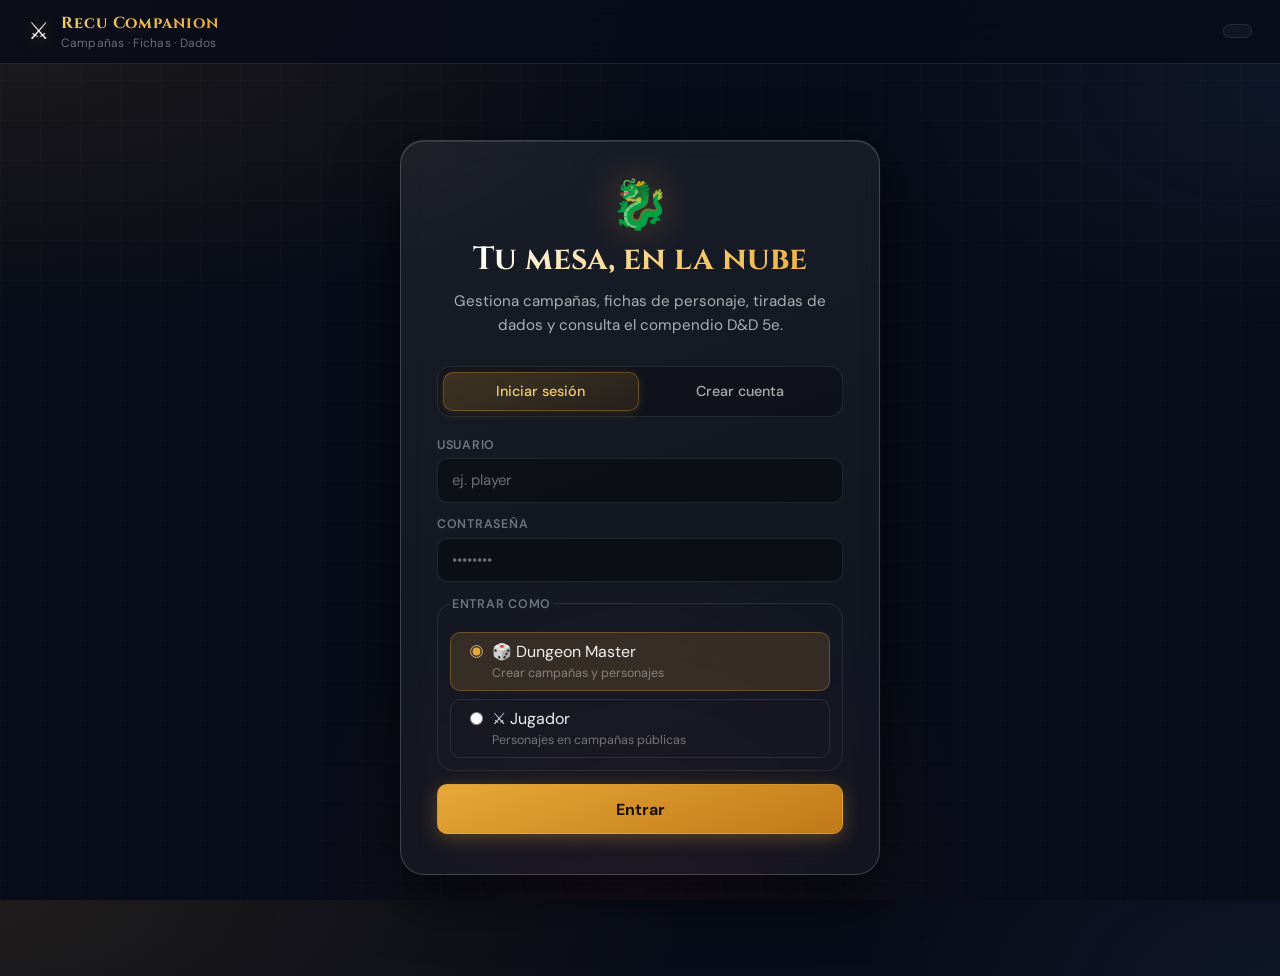
<file: RecuFrontend/index.html>
<!DOCTYPE html>
<html lang="es">
<head>
  <meta charset="UTF-8" />
  <meta name="viewport" content="width=device-width, initial-scale=1.0" />
  <title>Recu · DnD Companion</title>
  <link rel="stylesheet" href="styles.css" />
  <link rel="preconnect" href="https://fonts.googleapis.com" />
  <link rel="preconnect" href="https://fonts.gstatic.com" crossorigin />
  <link href="https://fonts.googleapis.com/css2?family=Cinzel:wght@500;600;700&family=DM+Sans:ital,opsz,wght@0,9..40,300;0,9..40,400;0,9..40,500;0,9..40,600;0,9..40,700;1,9..40,400&display=swap" rel="stylesheet" />
</head>
<body>

  <!-- ═══ TOPBAR ═══ -->
  <header class="topbar">
    <div class="topbar__left">
      <div class="brand">
        <span class="brand__icon" aria-hidden="true">⚔</span>
        <div>
          <div class="brand__title">Recu Companion</div>
          <div class="brand__subtitle">Campañas · Fichas · Dados</div>
        </div>
      </div>
    </div>

    <nav id="main-nav" class="main-nav hidden" aria-label="Navegación principal">
      <button type="button" class="nav-btn active" data-view="campaigns">🗺 Mis Campañas</button>
      <button type="button" class="nav-btn" data-view="public">🌐 Explorar</button>
      <button type="button" class="nav-btn" data-view="compendium">📖 Compendio</button>
      <button type="button" class="nav-btn hidden" data-view="admin" id="nav-admin">⚙ Admin</button>
    </nav>

    <div class="topbar__right">
      <div id="user-info" class="user-badge"></div>
      <button id="btn-logout" class="btn btn--ghost btn--sm hidden" type="button">Salir</button>
    </div>
  </header>

  <main class="page">

    <!-- ═══ AUTH ═══ -->
    <section id="auth-section" class="auth">
      <div class="auth__card">
        <div class="auth__hero">
          <span class="auth__emblem" aria-hidden="true">🐉</span>
          <h1 class="auth__title">Tu mesa, en la nube</h1>
          <p class="auth__lead">Gestiona campañas, fichas de personaje, tiradas de dados y consulta el compendio D&amp;D 5e.</p>
        </div>

        <div class="tabs" role="tablist" aria-label="Acceso">
          <button type="button" data-tab="login"    class="tab active" role="tab" aria-selected="true">Iniciar sesión</button>
          <button type="button" data-tab="register" class="tab"        role="tab" aria-selected="false">Crear cuenta</button>
        </div>

        <form id="login-form" class="form">
          <label class="field">
            <span class="field__label">Usuario</span>
            <input name="username" autocomplete="username" placeholder="ej. player" required />
          </label>
          <label class="field">
            <span class="field__label">Contraseña</span>
            <input name="password" autocomplete="current-password" type="password" placeholder="••••••••" required />
          </label>
          <fieldset class="role-picker" id="login-role-picker">
            <legend class="field__label">Entrar como</legend>
            <div class="role-picker__options">
              <label class="role-picker__option">
                <input type="radio" name="sessionRole" value="Master" checked />
                <span>🎲 Dungeon Master</span>
                <small>Crear campañas y personajes</small>
              </label>
              <label class="role-picker__option">
                <input type="radio" name="sessionRole" value="User" />
                <span>⚔ Jugador</span>
                <small>Personajes en campañas públicas</small>
              </label>
            </div>
          </fieldset>
          <button class="btn btn--primary btn--block btn--lg" type="submit">Entrar</button>
        </form>

        <form id="register-form" class="form hidden">
          <label class="field">
            <span class="field__label">Usuario</span>
            <input name="username" autocomplete="username" placeholder="ej. nuevo_usuario" required />
          </label>
          <label class="field">
            <span class="field__label">Nombre visible</span>
            <input name="displayName" autocomplete="name" placeholder="ej. Julio" required />
          </label>
          <label class="field">
            <span class="field__label">Contraseña</span>
            <input name="password" autocomplete="new-password" type="password" placeholder="mínimo 6 caracteres" required />
          </label>
          <fieldset class="role-picker">
            <legend class="field__label">Empezar como</legend>
            <div class="role-picker__options">
              <label class="role-picker__option">
                <input type="radio" name="sessionRole" value="Master" />
                <span>🎲 Dungeon Master</span>
              </label>
              <label class="role-picker__option">
                <input type="radio" name="sessionRole" value="User" checked />
                <span>⚔ Jugador</span>
              </label>
            </div>
          </fieldset>
          <button class="btn btn--primary btn--block btn--lg" type="submit">Crear cuenta</button>
        </form>

        <p id="auth-error" class="notice notice--error hidden" role="alert"></p>
      </div>
    </section>

    <!-- ═══ APP ═══ -->
    <section id="app-section" class="hidden">

      <!-- ── Vista: Mis Campañas ── -->
      <div id="view-campaigns" class="view">
        <div class="app">

          <!-- Sidebar -->
          <aside class="sidebar">
            <div class="sidebar__section" id="campaign-create-section">
              <div class="sidebar__title">✦ Nueva campaña</div>
              <form id="campaign-form" class="form form--compact">
                <label class="field">
                  <span class="field__label">Nombre</span>
                  <input name="name" placeholder="La Mina Perdida" required />
                </label>
                <label class="field">
                  <span class="field__label">Ambientación</span>
                  <input name="setting" placeholder="Forgotten Realms" required />
                </label>
                <label class="field">
                  <span class="field__label">Descripción</span>
                  <textarea name="description" rows="2" placeholder="Resumen de la aventura…"></textarea>
                </label>
                <div class="chip-row">
                  <label class="checkbox"><input type="checkbox" name="isPublic" /><span>Pública</span></label>
                  <label class="checkbox"><input type="checkbox" name="isActive" checked /><span>Activa</span></label>
                </div>
                <button class="btn btn--primary btn--block" type="submit">+ Crear campaña</button>
              </form>
            </div>

            <div class="sidebar__section hidden" id="player-explore-section">
              <div class="sidebar__title">🌍 Campañas públicas</div>
              <p class="muted" style="font-size:.85rem;margin:0 0 .65rem">Únete creando tu personaje en una campaña activa.</p>
              <div id="explore-loading" class="spinner hidden"></div>
              <ul id="explore-list" class="entity-list"></ul>
            </div>

            <div class="sidebar__section">
              <div class="sidebar__title" id="campaign-list-title">🔍 Mis campañas</div>
              <form id="campaign-filters" class="form form--compact">
                <label class="field">
                  <span class="field__label">Buscar</span>
                  <input name="search" placeholder="Nombre o ambientación" />
                </label>
                <div class="row row--2">
                  <label class="field">
                    <span class="field__label">Orden</span>
                    <select name="sortBy">
                      <option value="name">Nombre</option>
                      <option value="setting">Ambientación</option>
                      <option value="createdAt">Creada</option>
                      <option value="updatedAt">Actualizada</option>
                    </select>
                  </label>
                  <label class="field">
                    <span class="field__label">Dir.</span>
                    <select name="sortDir">
                      <option value="asc">Asc ↑</option>
                      <option value="desc">Desc ↓</option>
                    </select>
                  </label>
                </div>
                <div class="chip-row">
                  <label class="checkbox"><input type="checkbox" name="isPublic" /><span>Solo públicas</span></label>
                  <label class="checkbox"><input type="checkbox" name="isActive" /><span>Solo activas</span></label>
                </div>
                <button class="btn btn--ghost btn--block" type="submit">Aplicar filtros</button>
              </form>
              <div id="campaigns-loading" class="spinner hidden" aria-hidden="true"></div>
              <p id="campaigns-error" class="notice notice--error hidden" role="alert"></p>
              <ul id="campaign-list" class="entity-list"></ul>
            </div>
          </aside>

          <!-- Content panel -->
          <section class="content">

            <!-- Empty state -->
            <div id="empty-state" class="empty-state">
              <span class="empty-state__icon" aria-hidden="true">🗺</span>
              <h2>Elige una campaña</h2>
              <p>Selecciona una de la lista o crea una nueva para empezar tu aventura.</p>
            </div>

            <!-- Campaign detail -->
            <div id="campaign-detail" class="card hidden">
              <div class="card__header">
                <div>
                  <h2 class="card__title" id="campaign-title"></h2>
                  <div id="campaign-badges" class="badges"></div>
                  <p id="campaign-desc" class="card__subtitle"></p>
                </div>
                <div class="btn-group">
                  <button type="button" id="btn-edit-campaign"   class="btn btn--ghost btn--sm">✏ Editar</button>
                  <button type="button" id="btn-delete-campaign" class="btn btn--danger btn--sm">🗑 Eliminar</button>
                </div>
              </div>

              <!-- Edit form (hidden) -->
              <form id="campaign-edit-form" class="form hidden">
                <div class="row">
                  <label class="field"><span class="field__label">Nombre</span><input name="name" required /></label>
                  <label class="field"><span class="field__label">Ambientación</span><input name="setting" required /></label>
                </div>
                <label class="field"><span class="field__label">Descripción</span><textarea name="description" rows="2"></textarea></label>
                <div class="chip-row">
                  <label class="checkbox"><input type="checkbox" name="isPublic" /><span>Pública</span></label>
                  <label class="checkbox"><input type="checkbox" name="isActive" /><span>Activa</span></label>
                </div>
                <div class="btn-group">
                  <button type="submit" class="btn btn--primary">Guardar cambios</button>
                  <button type="button" id="btn-cancel-campaign-edit" class="btn btn--ghost">Cancelar</button>
                </div>
              </form>

              <div id="player-join-hint" class="notice hidden" style="margin-bottom:1rem">
                Estás en una <strong>campaña pública</strong>. Despliega <em>➕ Añadir personaje</em> y crea tu ficha para unirte a la partida.
              </div>

              <hr class="divider" />

              <!-- Characters header -->
              <div style="display:flex;align-items:center;justify-content:space-between;flex-wrap:wrap;gap:.75rem;margin-bottom:.85rem">
                <h3 class="section-title" style="margin:0">⚔ Personajes</h3>
                <form id="character-filters" class="form form--inline hidden" style="margin:0">
                  <input name="name"           placeholder="Nombre…"  class="input--sm" />
                  <input name="race"           placeholder="Raza…"    class="input--sm" />
                  <input name="characterClass" placeholder="Clase…"   class="input--sm" />
                  <label class="checkbox"><input type="checkbox" name="isNpc" /><span>NPC</span></label>
                  <button type="submit" class="btn btn--ghost btn--sm">Filtrar</button>
                </form>
              </div>

              <!-- Add character (collapsible) -->
              <form id="character-form" class="form" style="margin-bottom:.85rem">
                <details class="collapse">
                  <summary class="collapse__summary">➕ Añadir personaje</summary>
                  <div class="collapse__body char-form-body">
                    <div class="row row--3">
                      <label class="field"><span class="field__label">Nombre</span><input name="name" required /></label>
                      <label class="field"><span class="field__label">Raza</span><input name="race" required /></label>
                      <label class="field"><span class="field__label">Clase</span><input name="characterClass" required /></label>
                    </div>
                    <div class="row row--3">
                      <label class="field"><span class="field__label">Trasfondo</span><input name="background" placeholder="ej. Soldado" /></label>
                      <label class="field"><span class="field__label">Alineamiento</span>
                        <select name="alignment"><option value="">—</option></select>
                      </label>
                      <label class="field"><span class="field__label">Idiomas</span><input name="languages" placeholder="Común, Élfico…" /></label>
                    </div>
                    <div class="row row--stats">
                      <label class="field field--mini"><span class="field__label">Nivel</span><input name="level" type="number" value="1" min="1" max="20" /></label>
                      <label class="field field--mini"><span class="field__label">CA</span><input name="armorClass" type="number" value="10" min="0" /></label>
                      <label class="field field--mini"><span class="field__label">PG máx.</span><input name="hitPoints" type="number" value="10" min="0" /></label>
                      <label class="field field--mini"><span class="field__label">PG act.</span><input name="currentHitPoints" type="number" value="10" min="0" /></label>
                      <label class="field field--mini"><span class="field__label">Comp.</span><input name="proficiencyBonus" type="number" value="2" min="2" max="6" /></label>
                    </div>
                    <p class="field__label" style="margin:0">Atributos</p>
                    <div class="row row--stats">
                      <label class="field field--mini"><span class="field__label">FUE</span><input name="strength" type="number" value="10" min="1" max="30" /></label>
                      <label class="field field--mini"><span class="field__label">DES</span><input name="dexterity" type="number" value="10" min="1" max="30" /></label>
                      <label class="field field--mini"><span class="field__label">CON</span><input name="constitution" type="number" value="10" min="1" max="30" /></label>
                      <label class="field field--mini"><span class="field__label">INT</span><input name="intelligence" type="number" value="10" min="1" max="30" /></label>
                      <label class="field field--mini"><span class="field__label">SAB</span><input name="wisdom" type="number" value="10" min="1" max="30" /></label>
                      <label class="field field--mini"><span class="field__label">CAR</span><input name="charisma" type="number" value="10" min="1" max="30" /></label>
                    </div>
                    <p class="field__label" style="margin:0">Competencias (PHB)</p>
                    <div id="skill-profs-create"></div>
                    <label class="checkbox"><input type="checkbox" name="isNpc" /><span>Es NPC</span></label>
                    <button type="submit" class="btn btn--primary">Crear personaje</button>
                  </div>
                </details>
              </form>

              <div id="characters-loading" class="spinner hidden"></div>
              <p   id="characters-error"   class="notice notice--error hidden"></p>
              <ul  id="character-list"     class="entity-list"></ul>
            </div>

            <!-- Character detail -->
            <div id="character-detail" class="card hidden">
              <div class="card__header">
                <div>
                  <h2 class="card__title" id="character-title"></h2>
                  <p   id="character-meta"  class="card__subtitle"></p>
                </div>
                <div class="btn-group">
                  <button type="button" id="btn-back-characters"  class="btn btn--ghost btn--sm">← Volver</button>
                  <button type="button" id="btn-edit-character"   class="btn btn--ghost btn--sm">✏ Editar</button>
                  <button type="button" id="btn-delete-character" class="btn btn--danger btn--sm">🗑</button>
                </div>
              </div>

              <!-- Inner tabs -->
              <div class="tabs tabs--inner" role="tablist">
                <button type="button" class="tab active" data-char-tab="sheet">📋 Ficha</button>
                <button type="button" class="tab"        data-char-tab="dice" >🎲 Dados</button>
                <button type="button" class="tab"        data-char-tab="files">📎 Adjuntos</button>
              </div>

              <!-- Tab: Ficha -->
              <div id="char-tab-sheet" class="char-panel">
                <div id="sheet" class="sheet"></div>
                <form id="character-edit-form" class="form hidden char-form-body">
                  <div class="row row--3">
                    <label class="field"><span class="field__label">Nombre</span><input name="name" required /></label>
                    <label class="field"><span class="field__label">Raza</span><input name="race" required /></label>
                    <label class="field"><span class="field__label">Clase</span><input name="characterClass" required /></label>
                  </div>
                  <div class="row row--3">
                    <label class="field"><span class="field__label">Trasfondo</span><input name="background" /></label>
                    <label class="field"><span class="field__label">Alineamiento</span>
                      <select name="alignment"><option value="">—</option></select>
                    </label>
                    <label class="field"><span class="field__label">Idiomas</span><input name="languages" /></label>
                  </div>
                  <div class="row row--stats">
                    <label class="field field--mini"><span class="field__label">Nivel</span><input name="level" type="number" min="1" max="20" /></label>
                    <label class="field field--mini"><span class="field__label">CA</span><input name="armorClass" type="number" min="0" /></label>
                    <label class="field field--mini"><span class="field__label">PG máx.</span><input name="hitPoints" type="number" min="0" /></label>
                    <label class="field field--mini"><span class="field__label">PG act.</span><input name="currentHitPoints" type="number" min="0" /></label>
                    <label class="field field--mini"><span class="field__label">Comp.</span><input name="proficiencyBonus" type="number" min="2" max="6" /></label>
                  </div>
                  <p class="field__label" style="margin:0">Atributos</p>
                  <div class="row row--stats">
                    <label class="field field--mini"><span class="field__label">FUE</span><input name="strength" type="number" min="1" max="30" /></label>
                    <label class="field field--mini"><span class="field__label">DES</span><input name="dexterity" type="number" min="1" max="30" /></label>
                    <label class="field field--mini"><span class="field__label">CON</span><input name="constitution" type="number" min="1" max="30" /></label>
                    <label class="field field--mini"><span class="field__label">INT</span><input name="intelligence" type="number" min="1" max="30" /></label>
                    <label class="field field--mini"><span class="field__label">SAB</span><input name="wisdom" type="number" min="1" max="30" /></label>
                    <label class="field field--mini"><span class="field__label">CAR</span><input name="charisma" type="number" min="1" max="30" /></label>
                  </div>
                  <p class="field__label" style="margin:0">Competencias</p>
                  <div id="skill-profs-edit"></div>
                  <label class="checkbox"><input type="checkbox" name="isNpc" /><span>Es NPC</span></label>
                  <div class="btn-group">
                    <button type="submit" class="btn btn--primary">Guardar ficha</button>
                    <button type="button" id="btn-cancel-char-edit" class="btn btn--ghost">Cancelar</button>
                  </div>
                </form>
              </div>

              <!-- Tab: Dados -->
              <div id="char-tab-dice" class="char-panel hidden">
                <div class="dice-panel">
                  <div class="dice-quick" aria-label="Dados rápidos">
                    <button type="button" class="dice-chip" data-expr="1d20"  >d20</button>
                    <button type="button" class="dice-chip" data-expr="1d12"  >d12</button>
                    <button type="button" class="dice-chip" data-expr="1d10"  >d10</button>
                    <button type="button" class="dice-chip" data-expr="1d8"   >d8</button>
                    <button type="button" class="dice-chip" data-expr="2d6"   >2d6</button>
                    <button type="button" class="dice-chip" data-expr="1d6"   >d6</button>
                    <button type="button" class="dice-chip" data-expr="1d4"   >d4</button>
                    <button type="button" class="dice-chip" data-expr="1d20+5">1d20+5</button>
                  </div>
                  <div class="row">
                    <label class="field flex-1">
                      <span class="field__label">Expresión de dados</span>
                      <input id="dice-expression" value="1d20" placeholder="ej. 2d6+3" />
                    </label>
                    <label class="field" style="min-width:120px">
                      <span class="field__label">Modo d20</span>
                      <select id="d20-mode">
                        <option value="0">Normal</option>
                        <option value="1">Ventaja</option>
                        <option value="2">Desventaja</option>
                      </select>
                    </label>
                  </div>
                  <button type="button" id="btn-roll" class="btn btn--primary btn--dice btn--block">🎲 ¡Tirar dados!</button>
                  <div id="roll-display" class="roll-display hidden">
                    <div id="roll-total"  class="roll-display__total"></div>
                    <div id="roll-detail" class="roll-display__detail"></div>
                  </div>
                </div>
                <p class="section-title section-title--sm">Historial de tiradas</p>
                <ul id="roll-history" class="timeline"></ul>
              </div>

              <!-- Tab: Adjuntos -->
              <div id="char-tab-files" class="char-panel hidden">
                <div class="upload-zone">
                  <input type="file" id="file-input" accept=".jpg,.jpeg,.png,.webp,.pdf" />
                  <button type="button" id="btn-upload" class="btn btn--primary">⬆ Subir archivo</button>
                  <span class="muted">Máx. 10 MB &nbsp;·&nbsp; JPG, PNG, WebP, PDF &nbsp;·&nbsp; Ejemplo: <code>samples/ficha-ejemplo.pdf</code></span>
                </div>
                <ul id="attachment-list" class="entity-list"></ul>
              </div>
            </div>

          </section>
        </div>
      </div>

      <!-- ── Vista: Explorar público ── -->
      <div id="view-public" class="view hidden">
        <div class="view-header">
          <h2 class="view-header__title">🌐 Campañas públicas</h2>
          <p class="view-header__desc">Explora aventuras compartidas por otros jugadores.</p>
        </div>
        <form id="public-filters" class="form form--inline card card--inner card--flat" style="margin-bottom:1.25rem">
          <input name="search"  placeholder="Buscar…"          class="input--sm" />
          <input name="setting" placeholder="Ambientación…"    class="input--sm" />
          <button type="submit" class="btn btn--ghost btn--sm">Buscar</button>
        </form>
        <div id="public-loading" class="spinner hidden"></div>
        <div id="public-campaigns" class="grid-cards"></div>
        <div id="public-characters-wrap" class="hidden">
          <button type="button" id="btn-back-public" class="btn btn--ghost" style="margin-bottom:1rem">← Campañas públicas</button>
          <h3 id="public-campaign-title" class="section-title"></h3>
          <ul id="public-character-list" class="entity-list"></ul>
        </div>
      </div>

      <!-- ── Vista: Compendio ── -->
      <div id="view-compendium" class="view hidden">
        <div class="view-header">
          <h2 class="view-header__title">📖 Compendio D&amp;D 5e</h2>
          <p class="view-header__desc">Consulta hechizos y monstruos vía la API D&amp;D 5e.</p>
        </div>
        <div class="grid-2">
          <div class="card card--inner">
            <h3 class="card__title card__title--sm">🔮 Hechizos</h3>
            <form id="spell-form" class="form form--inline" style="margin-top:.75rem">
              <input name="name" placeholder="ej. fireball" required class="flex-1" />
              <button type="submit" class="btn btn--primary">Buscar</button>
            </form>
            <div id="spell-card" class="dnd-card hidden"></div>
          </div>
          <div class="card card--inner">
            <h3 class="card__title card__title--sm">🐉 Monstruos</h3>
            <form id="monster-form" class="form form--inline" style="margin-top:.75rem">
              <input name="name" placeholder="ej. goblin" required class="flex-1" />
              <button type="submit" class="btn btn--primary">Buscar</button>
            </form>
            <div id="monster-card" class="dnd-card hidden"></div>
          </div>
        </div>
      </div>

      <!-- ── Vista: Admin ── -->
      <div id="view-admin" class="view hidden">
        <div class="view-header">
          <h2 class="view-header__title">⚙ Panel de administración</h2>
          <p class="view-header__desc">Gestión de usuarios del sistema (solo Administrador).</p>
        </div>
        <div class="grid-2">
          <div class="card card--inner">
            <h3 class="card__title card__title--sm">📋 Todas las campañas</h3>
            <div id="admin-campaigns-loading" class="spinner hidden"></div>
            <div id="admin-campaigns" class="table-wrap"></div>
          </div>
          <div class="card card--inner">
            <h3 class="card__title card__title--sm">👥 Usuarios</h3>
            <div id="admin-users-loading" class="spinner hidden"></div>
            <div id="admin-users" class="table-wrap"></div>
          </div>
        </div>
      </div>

    </section>
  </main>

  <!-- ═══ MODAL ═══ -->
  <div id="modal" class="modal hidden" role="dialog" aria-modal="true">
    <div class="modal__backdrop"></div>
    <div class="modal__box">
      <h3 id="modal-title" class="modal__title"></h3>
      <p  id="modal-body"  class="modal__body"></p>
      <div class="modal__actions">
        <button type="button" id="modal-cancel"  class="btn btn--ghost">Cancelar</button>
        <button type="button" id="modal-confirm" class="btn btn--danger">Confirmar</button>
      </div>
    </div>
  </div>

  <div id="toast" class="toast hidden" role="status" aria-live="polite"></div>
  <script src="sheet-rules.js"></script>
  <script src="app.js"></script>
</body>
</html>
</file>
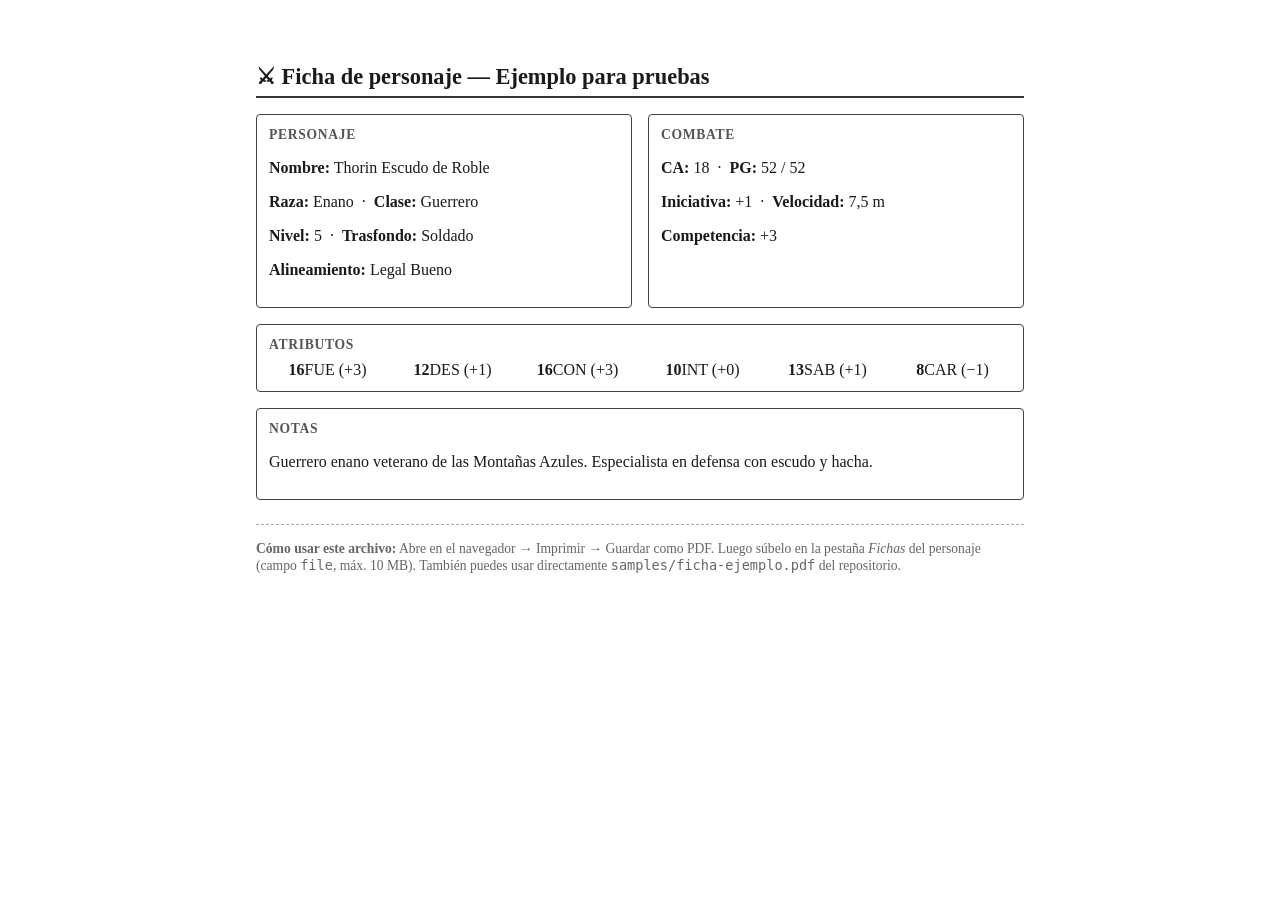
<file: samples/ficha-ejemplo.html>
<!DOCTYPE html>
<html lang="es">
<head>
  <meta charset="UTF-8" />
  <title>Ficha de personaje — Ejemplo DnD 5e</title>
  <style>
    * { box-sizing: border-box; }
    body { font-family: Georgia, serif; max-width: 800px; margin: 2rem auto; padding: 1rem; color: #1a1a1a; }
    h1 { font-size: 1.4rem; border-bottom: 2px solid #333; padding-bottom: .4rem; }
    .grid { display: grid; grid-template-columns: 1fr 1fr; gap: 1rem; margin: 1rem 0; }
    .box { border: 1px solid #444; padding: .75rem; border-radius: 4px; }
    .box h2 { margin: 0 0 .5rem; font-size: .85rem; text-transform: uppercase; letter-spacing: .05em; color: #555; }
    .stats { display: grid; grid-template-columns: repeat(6, 1fr); gap: .5rem; text-align: center; }
    .stat strong { display: block; font-size: 1.4rem; }
    .note { margin-top: 1.5rem; font-size: .85rem; color: #666; border-top: 1px dashed #aaa; padding-top: 1rem; }
    @media print { body { margin: 0; } .note { display: none; } }
  </style>
</head>
<body>
  <h1>⚔ Ficha de personaje — Ejemplo para pruebas</h1>

  <div class="grid">
    <div class="box">
      <h2>Personaje</h2>
      <p><strong>Nombre:</strong> Thorin Escudo de Roble</p>
      <p><strong>Raza:</strong> Enano &nbsp;·&nbsp; <strong>Clase:</strong> Guerrero</p>
      <p><strong>Nivel:</strong> 5 &nbsp;·&nbsp; <strong>Trasfondo:</strong> Soldado</p>
      <p><strong>Alineamiento:</strong> Legal Bueno</p>
    </div>
    <div class="box">
      <h2>Combate</h2>
      <p><strong>CA:</strong> 18 &nbsp;·&nbsp; <strong>PG:</strong> 52 / 52</p>
      <p><strong>Iniciativa:</strong> +1 &nbsp;·&nbsp; <strong>Velocidad:</strong> 7,5 m</p>
      <p><strong>Competencia:</strong> +3</p>
    </div>
  </div>

  <div class="box">
    <h2>Atributos</h2>
    <div class="stats">
      <div><strong>16</strong>FUE (+3)</div>
      <div><strong>12</strong>DES (+1)</div>
      <div><strong>16</strong>CON (+3)</div>
      <div><strong>10</strong>INT (+0)</div>
      <div><strong>13</strong>SAB (+1)</div>
      <div><strong>8</strong>CAR (−1)</div>
    </div>
  </div>

  <div class="box" style="margin-top:1rem">
    <h2>Notas</h2>
    <p>Guerrero enano veterano de las Montañas Azules. Especialista en defensa con escudo y hacha.</p>
  </div>

  <p class="note">
  <strong>Cómo usar este archivo:</strong> Abre en el navegador → Imprimir → Guardar como PDF.
  Luego súbelo en la pestaña <em>Fichas</em> del personaje (campo <code>file</code>, máx. 10 MB).
  También puedes usar directamente <code>samples/ficha-ejemplo.pdf</code> del repositorio.
  </p>
</body>
</html>
</file>
<file: RecuFrontend/styles.css>
/* ═══════════════════════════════════════════
   RECU COMPANION — Design System
   ═══════════════════════════════════════════ */

*, *::before, *::after { box-sizing: border-box; }

:root {
  /* Colors */
  --gold:        #e8a838;
  --gold-light:  #f5cc70;
  --gold-dim:    rgba(232,168,56,.15);
  --gold-glow:   rgba(232,168,56,.35);
  --red:         #c94b4b;
  --blue:        #5b8dee;
  --blue-dim:    rgba(91,141,238,.15);
  --green:       #46c27e;
  --green-dim:   rgba(70,194,126,.12);
  --bad:         #e05656;

  /* Surfaces */
  --bg:          #080c18;
  --surface-1:   #0e1424;
  --surface-2:   #141c30;
  --surface-3:   rgba(255,255,255,.05);
  --surface-4:   rgba(255,255,255,.03);

  /* Borders */
  --border:      rgba(255,255,255,.09);
  --border-gold: rgba(232,168,56,.30);
  --border-hi:   rgba(255,255,255,.18);

  /* Text */
  --text:        rgba(255,255,255,.93);
  --text-2:      rgba(255,255,255,.65);
  --text-3:      rgba(255,255,255,.40);

  /* Effects */
  --radius:      16px;
  --radius-sm:   10px;
  --shadow-sm:   0 4px 16px rgba(0,0,0,.35);
  --shadow-md:   0 8px 32px rgba(0,0,0,.50);
  --shadow-lg:   0 20px 60px rgba(0,0,0,.65);
  --shadow-gold: 0 0 30px rgba(232,168,56,.20);

  /* Fonts */
  --font:        "DM Sans", system-ui, sans-serif;
  --font-title:  "Cinzel", Georgia, serif;

  /* Transitions */
  --ease:        cubic-bezier(.22,.68,0,1.2);
}

/* ─── RESET / BASE ─────────────────────────── */
html, body { height: 100%; margin: 0; }

body {
  font-family: var(--font);
  color: var(--text);
  background: var(--bg);
  overflow-x: hidden;
  /* Animated ambient background */
  background-image:
    radial-gradient(ellipse 90% 60% at 0% 0%,   rgba(232,168,56,.10) 0%, transparent 60%),
    radial-gradient(ellipse 60% 50% at 100% 10%, rgba(91,141,238,.08) 0%, transparent 55%),
    radial-gradient(ellipse 50% 70% at 50% 100%, rgba(201,75,75,.07)  0%, transparent 55%);
}

/* subtle grid texture */
body::before {
  content: '';
  position: fixed;
  inset: 0;
  pointer-events: none;
  z-index: 0;
  background-image:
    linear-gradient(rgba(255,255,255,.015) 1px, transparent 1px),
    linear-gradient(90deg, rgba(255,255,255,.015) 1px, transparent 1px);
  background-size: 40px 40px;
}

.hidden { display: none !important; }
.muted  { color: var(--text-2); font-size: .88rem; }
.flex-1 { flex: 1; min-width: 0; }

/* ─── SCROLLBAR ────────────────────────────── */
::-webkit-scrollbar       { width: 6px; height: 6px; }
::-webkit-scrollbar-track { background: transparent; }
::-webkit-scrollbar-thumb { background: rgba(255,255,255,.12); border-radius: 99px; }
::-webkit-scrollbar-thumb:hover { background: rgba(255,255,255,.22); }

/* ─── TOPBAR ───────────────────────────────── */
.topbar {
  position: sticky;
  top: 0;
  z-index: 200;
  display: flex;
  align-items: center;
  justify-content: space-between;
  gap: 1rem;
  padding: .75rem 1.75rem;
  backdrop-filter: blur(20px) saturate(1.4);
  -webkit-backdrop-filter: blur(20px) saturate(1.4);
  background: rgba(8,12,24,.80);
  border-bottom: 1px solid var(--border);
  flex-wrap: wrap;
}

.brand {
  display: flex;
  align-items: center;
  gap: .7rem;
  text-decoration: none;
}

.brand__icon {
  font-size: 1.5rem;
  text-shadow: 0 0 16px var(--gold-glow);
  line-height: 1;
}

.brand__title {
  font-family: var(--font-title);
  font-size: 1rem;
  font-weight: 700;
  letter-spacing: .06em;
  background: linear-gradient(135deg, var(--gold-light), var(--gold));
  -webkit-background-clip: text;
  -webkit-text-fill-color: transparent;
  background-clip: text;
}

.brand__subtitle { color: var(--text-3); font-size: .75rem; margin-top: .05rem; letter-spacing: .02em; }

/* nav */
.main-nav {
  display: flex;
  gap: .2rem;
  padding: .25rem;
  background: rgba(255,255,255,.04);
  border: 1px solid var(--border);
  border-radius: 12px;
}

.nav-btn {
  border: none;
  background: transparent;
  color: var(--text-2);
  padding: .45rem 1rem;
  border-radius: 9px;
  cursor: pointer;
  font-family: inherit;
  font-size: .85rem;
  font-weight: 500;
  transition: all .2s;
}

.nav-btn:hover { color: var(--text); background: rgba(255,255,255,.07); }

.nav-btn.active {
  background: linear-gradient(160deg, rgba(232,168,56,.25), rgba(232,168,56,.12));
  color: var(--gold-light);
  border: 1px solid var(--border-gold);
  font-weight: 600;
}

.topbar__right { display: flex; align-items: center; gap: .6rem; }

.user-badge {
  padding: .38rem .85rem;
  border: 1px solid var(--border);
  border-radius: 999px;
  background: rgba(255,255,255,.04);
  color: var(--text-2);
  font-size: .82rem;
}
.user-badge strong { color: var(--gold-light); }

/* ─── PAGE WRAPPER ─────────────────────────── */
.page {
  position: relative;
  z-index: 1;
  padding: 1.5rem 1.75rem 3rem;
  max-width: 1360px;
  margin: 0 auto;
}

/* ─── AUTH ─────────────────────────────────── */
.auth {
  display: grid;
  place-items: center;
  min-height: calc(100vh - 60px);
  padding: 2rem 0;
}

.auth__card {
  width: min(480px, 100%);
  background: linear-gradient(160deg, rgba(255,255,255,.07) 0%, rgba(255,255,255,.03) 100%);
  border: 1px solid var(--border-hi);
  border-radius: 24px;
  padding: 2.5rem 2.25rem;
  box-shadow: var(--shadow-lg), inset 0 1px 0 rgba(255,255,255,.10);
  backdrop-filter: blur(12px);
}

.auth__hero { margin-bottom: 1.75rem; text-align: center; }

.auth__emblem {
  font-size: 3rem;
  line-height: 1;
  margin-bottom: .75rem;
  display: block;
  filter: drop-shadow(0 0 20px var(--gold-glow));
}

.auth__title {
  font-family: var(--font-title);
  font-size: 2rem;
  margin: 0 0 .6rem;
  background: linear-gradient(135deg, #fff 10%, var(--gold-light) 60%, var(--gold) 100%);
  -webkit-background-clip: text;
  -webkit-text-fill-color: transparent;
  background-clip: text;
  line-height: 1.2;
}

.auth__lead { color: var(--text-2); margin: 0; line-height: 1.6; font-size: .95rem; }

/* ─── TABS ─────────────────────────────────── */
.tabs {
  display: flex;
  gap: .25rem;
  padding: .3rem;
  border: 1px solid var(--border);
  border-radius: 14px;
  background: rgba(0,0,0,.25);
  margin: 1.25rem 0;
}

.tabs--inner { margin: 0 0 1.5rem; }

.tab {
  flex: 1;
  border: none;
  border-radius: 10px;
  padding: .6rem .75rem;
  background: transparent;
  color: var(--text-2);
  cursor: pointer;
  font-family: inherit;
  font-weight: 500;
  font-size: .9rem;
  transition: all .2s var(--ease);
}

.tab:hover { color: var(--text); background: rgba(255,255,255,.06); }

.tab.active {
  background: linear-gradient(160deg, rgba(232,168,56,.22), rgba(232,168,56,.10));
  color: var(--gold-light);
  border: 1px solid var(--border-gold);
  box-shadow: 0 2px 12px rgba(232,168,56,.15);
}

/* ─── FORMS ────────────────────────────────── */
.form         { display: grid; gap: .85rem; }
.form--compact { gap: .65rem; }
.form--inline { display: flex; flex-wrap: wrap; align-items: flex-end; gap: .65rem; }

.row         { display: grid; grid-template-columns: 1fr; gap: .75rem; }
.row--2      { grid-template-columns: 1fr 1fr; }
.row--3      { grid-template-columns: 1fr; }
.row--stats  { grid-template-columns: repeat(3, 1fr); }

@media (min-width: 720px) {
  .row         { grid-template-columns: repeat(2, 1fr); }
  .row--3      { grid-template-columns: repeat(3, 1fr); }
  .row--stats  { grid-template-columns: repeat(6, 1fr); }
}

.field { display: grid; gap: .35rem; }

.field__label {
  font-size: .78rem;
  font-weight: 600;
  color: var(--text-3);
  text-transform: uppercase;
  letter-spacing: .06em;
}

.field--mini input,
.field--mini select { text-align: center; }

input, select, textarea {
  width: 100%;
  padding: .7rem .9rem;
  border-radius: var(--radius-sm);
  border: 1px solid var(--border);
  background: rgba(0,0,0,.35);
  color: var(--text);
  outline: none;
  font-family: inherit;
  font-size: .93rem;
  transition: border-color .2s, box-shadow .2s, background .2s;
}

textarea { resize: vertical; min-height: 2.8rem; }
.input--sm { width: auto; min-width: 110px; padding: .5rem .65rem; font-size: .85rem; }

input::placeholder, textarea::placeholder { color: var(--text-3); }

input:focus, select:focus, textarea:focus {
  border-color: var(--border-gold);
  background: rgba(232,168,56,.04);
  box-shadow: 0 0 0 3px rgba(232,168,56,.10);
}

/* ─── BUTTONS ──────────────────────────────── */
.btn {
  display: inline-flex;
  align-items: center;
  justify-content: center;
  gap: .45rem;
  border: 1px solid var(--border);
  border-radius: var(--radius-sm);
  padding: .6rem 1.1rem;
  cursor: pointer;
  color: var(--text);
  background: rgba(255,255,255,.06);
  font-family: inherit;
  font-weight: 500;
  font-size: .88rem;
  transition: all .18s var(--ease);
  white-space: nowrap;
  text-decoration: none;
}

.btn:hover { background: rgba(255,255,255,.11); border-color: var(--border-hi); transform: translateY(-1px); }
.btn:active { transform: scale(.97) translateY(0); }

.btn--primary {
  border-color: rgba(232,168,56,.50);
  background: linear-gradient(160deg, #e8a838 0%, #c07818 100%);
  color: #1c1000;
  font-weight: 700;
  box-shadow: 0 4px 18px rgba(232,168,56,.30);
}
.btn--primary:hover {
  background: linear-gradient(160deg, #f0b848 0%, #d08828 100%);
  box-shadow: 0 6px 24px rgba(232,168,56,.45);
  transform: translateY(-2px);
}

.btn--ghost { background: transparent; border-color: var(--border); }
.btn--ghost:hover { background: rgba(255,255,255,.07); }

.btn--danger {
  border-color: rgba(224,86,86,.40);
  color: var(--bad);
  background: rgba(224,86,86,.08);
}
.btn--danger:hover { background: rgba(224,86,86,.18); border-color: rgba(224,86,86,.60); }

.btn--block { width: 100%; }
.btn--sm    { padding: .42rem .75rem; font-size: .8rem; border-radius: 8px; }
.btn--lg    { padding: .85rem 1.5rem; font-size: 1rem; }
.btn--dice  { padding: .85rem 1.5rem; font-size: 1rem; font-weight: 700; }

.btn-group  { display: flex; gap: .5rem; flex-wrap: wrap; }

.checkbox {
  display: flex;
  align-items: center;
  gap: .5rem;
  color: var(--text-2);
  font-size: .88rem;
  cursor: pointer;
  user-select: none;
}
.checkbox input { width: 16px; height: 16px; accent-color: var(--gold); cursor: pointer; }
.chip-row  { display: flex; flex-wrap: wrap; gap: .85rem; }

/* ─── NOTICES ──────────────────────────────── */
.notice {
  padding: .65rem .85rem;
  border-radius: var(--radius-sm);
  border: 1px solid var(--border);
  background: rgba(255,255,255,.04);
  font-size: .88rem;
  margin: 0;
}
.notice--error {
  border-color: rgba(224,86,86,.35);
  background: rgba(224,86,86,.08);
  color: #fca5a5;
}

/* ─── CARDS ────────────────────────────────── */
.card {
  background: linear-gradient(160deg, rgba(255,255,255,.065) 0%, rgba(255,255,255,.025) 100%);
  border: 1px solid var(--border);
  border-radius: var(--radius);
  padding: 1.5rem;
  box-shadow: var(--shadow-md);
  position: relative;
  overflow: hidden;
}

/* Subtle top shine */
.card::before {
  content: '';
  position: absolute;
  top: 0; left: 0; right: 0;
  height: 1px;
  background: linear-gradient(90deg, transparent, rgba(255,255,255,.14), transparent);
  pointer-events: none;
}

.card--inner {
  background: rgba(255,255,255,.03);
  box-shadow: none;
  border-color: var(--border);
}
.card--inner::before { display: none; }
.card--flat  { box-shadow: none; }

.card__header {
  display: flex;
  justify-content: space-between;
  align-items: flex-start;
  gap: 1rem;
  margin-bottom: 1.25rem;
  flex-wrap: wrap;
}

.card__title {
  margin: 0;
  font-family: var(--font-title);
  font-size: 1.4rem;
  letter-spacing: .03em;
  line-height: 1.2;
}

.card__title--sm { font-size: 1rem; font-family: var(--font); font-weight: 700; }
.card__subtitle  { margin: .35rem 0 0; color: var(--text-2); line-height: 1.5; font-size: .9rem; }

/* ─── APP LAYOUT ───────────────────────────── */
.app {
  display: grid;
  grid-template-columns: 1fr;
  gap: 1.5rem;
  align-items: start;
}

@media (min-width: 1024px) {
  .app { grid-template-columns: 320px 1fr; }
}

.sidebar { display: grid; gap: 1rem; }

.sidebar__section {
  padding: 1.25rem;
  border: 1px solid var(--border);
  border-radius: var(--radius);
  background: rgba(14,20,36,.60);
  backdrop-filter: blur(8px);
}

.sidebar__title {
  font-size: .72rem;
  font-weight: 700;
  text-transform: uppercase;
  letter-spacing: .10em;
  color: var(--text-3);
  margin-bottom: .85rem;
}

.content { display: grid; gap: 1rem; align-content: start; }

/* ─── EMPTY STATE ──────────────────────────── */
.empty-state {
  text-align: center;
  padding: 5rem 2rem;
  border: 1px dashed rgba(255,255,255,.10);
  border-radius: var(--radius);
  background: rgba(255,255,255,.02);
}
.empty-state__icon { font-size: 3.5rem; display: block; margin-bottom: .85rem; opacity: .5; }
.empty-state h2    { margin: 0 0 .5rem; font-family: var(--font-title); font-size: 1.4rem; }
.empty-state p     { color: var(--text-2); margin: 0; }

/* ─── ENTITY LIST ──────────────────────────── */
.entity-list {
  list-style: none;
  padding: 0;
  margin: .85rem 0 0;
  display: grid;
  gap: .55rem;
  max-height: 420px;
  overflow-y: auto;
}

.entity-list li {
  padding: .85rem 1rem;
  border: 1px solid var(--border);
  border-radius: 12px;
  background: rgba(0,0,0,.28);
  cursor: pointer;
  transition: border-color .2s, background .2s, transform .15s var(--ease);
  position: relative;
  overflow: hidden;
}

/* left accent bar on hover */
.entity-list li::after {
  content: '';
  position: absolute;
  left: 0; top: 0; bottom: 0;
  width: 3px;
  background: var(--gold);
  border-radius: 0 3px 3px 0;
  transform: scaleY(0);
  transition: transform .2s var(--ease);
}

.entity-list li:hover {
  border-color: var(--border-gold);
  background: rgba(232,168,56,.07);
  transform: translateX(2px);
}
.entity-list li:hover::after { transform: scaleY(1); }

.entity-list li.selected {
  border-color: var(--border-gold);
  background: rgba(232,168,56,.10);
  box-shadow: var(--shadow-gold);
}
.entity-list li.selected::after { transform: scaleY(1); }

.entity-list li.empty-item,
.entity-list li.empty-item:hover {
  cursor: default;
  color: var(--text-2);
  text-align: center;
  font-style: italic;
  background: transparent;
  border-color: var(--border);
  transform: none;
}
.entity-list li.empty-item::after { display: none; }

.entity-card__title { font-weight: 600; margin-bottom: .2rem; }
.entity-card__meta  { color: var(--text-2); font-size: .82rem; }

/* ─── BADGES ───────────────────────────────── */
.badges { display: flex; flex-wrap: wrap; gap: .4rem; margin-top: .5rem; }

.badge {
  display: inline-flex;
  align-items: center;
  gap: .3rem;
  padding: .18rem .6rem;
  border-radius: 999px;
  font-size: .70rem;
  font-weight: 700;
  text-transform: uppercase;
  letter-spacing: .05em;
}

.badge--public   { background: var(--blue-dim); color: #93bbff; border: 1px solid rgba(91,141,238,.30); }
.badge--active   { background: var(--green-dim); color: #6ee7a0; border: 1px solid rgba(70,194,126,.25); }
.badge--inactive { background: rgba(255,255,255,.05); color: var(--text-3); border: 1px solid var(--border); }
.badge--npc      { background: var(--gold-dim); color: var(--gold-light); border: 1px solid var(--border-gold); }
.badge--admin    { background: rgba(220, 80, 80, .15); color: #f0a0a0; border: 1px solid rgba(220, 80, 80, .35); }
.badge--master   { background: var(--gold-dim); color: var(--gold-light); border: 1px solid var(--border-gold); }

.btn-group--wrap { flex-wrap: wrap; gap: .25rem; }

.role-picker {
  border: 1px solid var(--border);
  border-radius: var(--radius);
  padding: .75rem;
  margin: 0;
}
.role-picker__options {
  display: grid;
  gap: .5rem;
  margin-top: .5rem;
}
.role-picker__option {
  display: grid;
  grid-template-columns: auto 1fr;
  gap: .15rem .6rem;
  align-items: start;
  padding: .55rem .65rem;
  border: 1px solid var(--border);
  border-radius: var(--radius-sm);
  cursor: pointer;
  transition: border-color .15s, background .15s;
}
.role-picker__option:has(input:checked) {
  border-color: var(--border-gold);
  background: var(--gold-dim);
}
.role-picker__option input { margin-top: .2rem; accent-color: var(--gold); }
.role-picker__option small {
  grid-column: 2;
  font-size: .78rem;
  color: var(--text-3);
}

/* ─── DIVIDER / SECTION TITLE ──────────────── */
.divider       { border: none; border-top: 1px solid var(--border); margin: 1.5rem 0; }
.section-title { margin: 0 0 .75rem; font-size: 1rem; font-weight: 700; }
.section-title--sm { font-size: .85rem; color: var(--text-2); margin-top: 1rem; text-transform: uppercase; letter-spacing: .06em; }

/* ─── COLLAPSE (Add character) ─────────────── */
.collapse {
  border: 1px solid var(--border);
  border-radius: 12px;
  overflow: hidden;
  background: rgba(0,0,0,.20);
}

.collapse__summary {
  padding: .8rem 1.1rem;
  cursor: pointer;
  font-weight: 600;
  font-size: .9rem;
  color: var(--gold-light);
  background: rgba(232,168,56,.06);
  list-style: none;
  transition: background .18s;
  display: flex;
  align-items: center;
  gap: .5rem;
}
.collapse__summary:hover { background: rgba(232,168,56,.10); }
.collapse__summary::-webkit-details-marker { display: none; }
.collapse__body {
  padding: 1.25rem;
  display: grid;
  gap: .85rem;
  border-top: 1px solid var(--border);
}

/* ─── CHARACTER SHEET ──────────────────────── */
.sheet {
  display: grid;
  gap: 1rem;
  margin-bottom: 1rem;
}

@media (min-width: 900px) {
  .sheet { grid-template-columns: 1fr 1fr; }
  .sheet__panel--wide { grid-column: 1 / -1; }
}

.sheet__panel {
  padding: 1.25rem;
  border: 1px solid var(--border);
  border-radius: var(--radius);
  background: rgba(0,0,0,.30);
  position: relative;
  overflow: hidden;
}

/* ambient glow on sheet panel */
.sheet__panel::before {
  content: '';
  position: absolute;
  top: -40px; right: -40px;
  width: 120px; height: 120px;
  border-radius: 50%;
  background: radial-gradient(circle, rgba(232,168,56,.10), transparent 70%);
  pointer-events: none;
}

.sheet__header {
  display: flex;
  align-items: baseline;
  flex-wrap: wrap;
  gap: .6rem;
  margin-bottom: 1rem;
}

.sheet__name {
  font-family: var(--font-title);
  font-size: 1.5rem;
  margin: 0;
  line-height: 1.1;
}

.sheet__classline { color: var(--text-2); font-size: .9rem; margin-bottom: .5rem; }
.sheet__lore {
  font-size: .85rem;
  color: var(--text-2);
  line-height: 1.55;
  margin-bottom: 1rem;
  padding: .65rem .85rem;
  border-radius: 10px;
  background: rgba(0,0,0,.22);
  border: 1px solid var(--border);
}
.sheet__section-title {
  font-size: .72rem;
  font-weight: 700;
  text-transform: uppercase;
  letter-spacing: .1em;
  color: var(--text-3);
  margin-bottom: .85rem;
}
.sheet__hint { margin: .75rem 0 0; font-size: .8rem; }
.sheet__panel--hero::before { background: radial-gradient(circle, rgba(232,168,56,.14), transparent 70%); }

/* KPI stats (Nivel, CA, PG, Comp.) */
.kpi {
  display: grid;
  grid-template-columns: repeat(4, 1fr);
  gap: .55rem;
}

.kpi__item {
  padding: .9rem .4rem;
  border: 1px solid var(--border);
  border-radius: 12px;
  background: rgba(0,0,0,.30);
  text-align: center;
  transition: border-color .2s;
}
.kpi__item:hover { border-color: var(--border-gold); }

.kpi__label {
  color: var(--text-3);
  font-size: .68rem;
  text-transform: uppercase;
  letter-spacing: .07em;
}

.kpi__value {
  font-size: 1.5rem;
  font-weight: 800;
  margin-top: .2rem;
  color: var(--gold-light);
  font-family: var(--font-title);
}

/* Attribute stats (FUE, DES…) */
.stats {
  display: grid;
  grid-template-columns: repeat(2, 1fr);
  gap: .65rem;
}
.stats--6 { grid-template-columns: repeat(3, 1fr); }
@media (min-width: 640px) { .stats--6 { grid-template-columns: repeat(6, 1fr); } }

.skills-panel__head {
  font-size: .72rem;
  font-weight: 700;
  text-transform: uppercase;
  letter-spacing: .08em;
  color: var(--text-3);
  margin-bottom: .65rem;
}
.skills-list {
  display: grid;
  gap: .35rem;
  max-height: 420px;
  overflow-y: auto;
}
.skill-row {
  display: grid;
  grid-template-columns: 14px 1fr auto auto;
  align-items: center;
  gap: .5rem .75rem;
  width: 100%;
  padding: .55rem .75rem;
  border: 1px solid var(--border);
  border-radius: 10px;
  background: rgba(0,0,0,.22);
  color: var(--text);
  cursor: pointer;
  font-family: inherit;
  font-size: .88rem;
  text-align: left;
  transition: border-color .15s, background .15s, transform .12s;
}
.skill-row:hover {
  border-color: var(--border-gold);
  background: rgba(232,168,56,.08);
  transform: translateX(2px);
}
.skill-row__dot {
  width: 8px; height: 8px;
  border-radius: 50%;
  border: 1px solid var(--text-3);
}
.skill-row__dot--on {
  background: var(--gold);
  border-color: var(--gold-light);
  box-shadow: 0 0 6px var(--gold-glow);
}
.skill-row__name { font-weight: 500; }
.skill-row__ab { color: var(--text-3); font-size: .75rem; font-weight: 700; }
.skill-row__mod {
  font-weight: 800;
  color: var(--gold-light);
  font-family: var(--font-title);
  min-width: 2.5rem;
  text-align: right;
}

.skill-profs-grid {
  display: grid;
  gap: .75rem;
  max-height: 280px;
  overflow-y: auto;
  padding: .5rem;
  border: 1px solid var(--border);
  border-radius: 10px;
  background: rgba(0,0,0,.18);
}
.skill-profs-group__title {
  font-size: .72rem;
  font-weight: 700;
  text-transform: uppercase;
  letter-spacing: .06em;
  color: var(--gold-light);
  margin-bottom: .4rem;
}
.skill-profs-group__list {
  display: grid;
  grid-template-columns: repeat(auto-fill, minmax(140px, 1fr));
  gap: .35rem;
}
.skill-prof-check {
  display: flex;
  align-items: center;
  gap: .4rem;
  font-size: .82rem;
  color: var(--text-2);
  cursor: pointer;
}
.skill-prof-check input { width: 14px; height: 14px; accent-color: var(--gold); }
.char-form-body { max-height: 70vh; overflow-y: auto; padding-right: .25rem; }

.stat {
  padding: 1rem .75rem;
  border: 1px solid var(--border);
  border-radius: 12px;
  background: rgba(0,0,0,.30);
  text-align: center;
  transition: border-color .2s, transform .2s var(--ease);
  cursor: default;
}
.stat:hover { border-color: var(--border-gold); transform: translateY(-2px); }

.stat__abbr {
  font-size: .7rem;
  font-weight: 700;
  text-transform: uppercase;
  letter-spacing: .08em;
  color: var(--text-3);
}

.stat__score {
  font-size: 2rem;
  font-weight: 900;
  font-family: var(--font-title);
  line-height: 1.05;
  margin: .15rem 0 .25rem;
  color: var(--text);
}

.stat__mod {
  display: inline-block;
  padding: .18rem .6rem;
  border-radius: 999px;
  background: rgba(232,168,56,.15);
  border: 1px solid var(--border-gold);
  color: var(--gold-light);
  font-weight: 700;
  font-size: .82rem;
}

/* char tabs */
.char-panel { animation: fadeIn .25s ease; padding-top: .25rem; }

@keyframes fadeIn { from { opacity: 0; transform: translateY(4px); } to { opacity: 1; transform: none; } }

/* ─── DICE ─────────────────────────────────── */
.dice-panel { margin-bottom: 1.25rem; }

.dice-quick {
  display: flex;
  flex-wrap: wrap;
  gap: .45rem;
  margin-bottom: 1rem;
}

.dice-chip {
  border: 1px solid var(--border);
  background: linear-gradient(160deg, rgba(255,255,255,.07), rgba(0,0,0,.25));
  color: var(--text);
  padding: .55rem .9rem;
  border-radius: 10px;
  cursor: pointer;
  font-family: var(--font-title);
  font-weight: 600;
  font-size: .85rem;
  transition: all .18s var(--ease);
  box-shadow: 0 2px 8px rgba(0,0,0,.30), inset 0 1px 0 rgba(255,255,255,.08);
}

.dice-chip:hover {
  border-color: var(--border-gold);
  background: linear-gradient(160deg, rgba(232,168,56,.20), rgba(232,168,56,.06));
  color: var(--gold-light);
  transform: translateY(-2px);
  box-shadow: 0 4px 16px rgba(232,168,56,.25);
}
.dice-chip:active { transform: translateY(0) scale(.96); }

/* Roll result display */
.roll-display {
  margin-top: 1.25rem;
  padding: 2rem 1.5rem;
  border-radius: var(--radius);
  border: 1px solid var(--border-gold);
  background: linear-gradient(160deg, rgba(232,168,56,.10), rgba(0,0,0,.30));
  text-align: center;
  animation: rollPop .4s var(--ease);
  position: relative;
  overflow: hidden;
}

.roll-display::before {
  content: '';
  position: absolute;
  inset: 0;
  background: radial-gradient(circle at 50% 50%, rgba(232,168,56,.08), transparent 70%);
}

.roll-display--crit {
  border-color: rgba(70,194,126,.55);
  background: linear-gradient(160deg, rgba(70,194,126,.12), rgba(0,0,0,.30));
}
.roll-display--crit::before {
  background: radial-gradient(circle at 50% 50%, rgba(70,194,126,.10), transparent 70%);
}

@keyframes rollPop {
  0%   { opacity: 0; transform: scale(.85); }
  70%  { transform: scale(1.03); }
  100% { opacity: 1; transform: scale(1); }
}

.roll-display__total {
  font-size: 4rem;
  font-weight: 900;
  font-family: var(--font-title);
  color: var(--gold-light);
  line-height: 1;
  position: relative;
  text-shadow: 0 0 30px rgba(232,168,56,.50);
}

.roll-display--crit .roll-display__total {
  color: #86efac;
  text-shadow: 0 0 30px rgba(70,194,126,.55);
}

.roll-display__detail { color: var(--text-2); margin-top: .5rem; font-size: .88rem; position: relative; }

/* Roll history */
.timeline {
  list-style: none;
  padding: 0;
  margin: 0;
  display: grid;
  gap: .4rem;
  max-height: 300px;
  overflow-y: auto;
}

.timeline li {
  display: flex;
  justify-content: space-between;
  align-items: center;
  gap: .75rem;
  padding: .65rem .9rem;
  border: 1px solid var(--border);
  border-radius: 10px;
  background: rgba(0,0,0,.20);
  font-size: .85rem;
  cursor: default;
  transition: background .15s;
}
.timeline li:hover { background: rgba(255,255,255,.04); }

.timeline__total { font-weight: 800; color: var(--gold-light); font-family: var(--font-title); }
.timeline__crit  { color: var(--green); font-size: .72rem; font-weight: 700; letter-spacing: .04em; }

/* ─── ATTACHMENTS ──────────────────────────── */
.upload-zone {
  display: flex;
  flex-wrap: wrap;
  align-items: center;
  gap: .85rem;
  margin-bottom: 1.1rem;
  padding: 1.25rem;
  border: 1.5px dashed rgba(255,255,255,.12);
  border-radius: var(--radius);
  background: rgba(0,0,0,.18);
  transition: border-color .2s;
}
.upload-zone:hover { border-color: var(--border-gold); }

.attachment-item {
  display: flex;
  align-items: center;
  gap: .9rem;
  cursor: default;
}
.attachment-item:hover { transform: none !important; }

.attachment-thumb {
  width: 52px;
  height: 52px;
  border-radius: 10px;
  object-fit: cover;
  border: 1px solid var(--border);
  background: rgba(0,0,0,.30);
  display: flex;
  align-items: center;
  justify-content: center;
  font-size: 1.4rem;
  flex-shrink: 0;
}

.attachment-info { flex: 1; min-width: 0; }
.attachment-name { font-weight: 600; white-space: nowrap; overflow: hidden; text-overflow: ellipsis; font-size: .9rem; }
.attachment-size { color: var(--text-2); font-size: .78rem; margin-top: .1rem; }

/* ─── VIEW HEADER ──────────────────────────── */
.view-header { margin-bottom: 1.5rem; }
.view-header__title {
  font-family: var(--font-title);
  font-size: 1.6rem;
  margin: 0 0 .4rem;
  background: linear-gradient(135deg, #fff 0%, var(--gold-light) 100%);
  -webkit-background-clip: text;
  -webkit-text-fill-color: transparent;
  background-clip: text;
}
.view-header__desc { color: var(--text-2); margin: 0; }

/* ─── PUBLIC GRID ──────────────────────────── */
.grid-cards {
  display: grid;
  grid-template-columns: repeat(auto-fill, minmax(260px, 1fr));
  gap: 1rem;
}

.public-card {
  padding: 1.35rem;
  border: 1px solid var(--border);
  border-radius: var(--radius);
  background: linear-gradient(160deg, rgba(255,255,255,.06), rgba(255,255,255,.02));
  cursor: pointer;
  transition: all .22s var(--ease);
  position: relative;
  overflow: hidden;
}
.public-card::after {
  content: '';
  position: absolute;
  bottom: 0; left: 0; right: 0;
  height: 2px;
  background: linear-gradient(90deg, transparent, var(--gold), transparent);
  transform: scaleX(0);
  transition: transform .3s var(--ease);
}
.public-card:hover {
  border-color: var(--border-gold);
  transform: translateY(-3px);
  box-shadow: var(--shadow-gold);
}
.public-card:hover::after { transform: scaleX(1); }

.public-card h4 { margin: 0 0 .4rem; font-family: var(--font-title); color: var(--gold-light); }
.public-card p  { margin: 0; color: var(--text-2); font-size: .88rem; line-height: 1.5; }

/* ─── GRID 2 ───────────────────────────────── */
.grid-2 { display: grid; grid-template-columns: 1fr; gap: 1rem; }
@media (min-width: 900px) { .grid-2 { grid-template-columns: 1fr 1fr; } }

/* ─── D&D COMPENDIUM CARDS ─────────────────── */
.dnd-card {
  margin-top: 1rem;
  padding: 1.35rem;
  border: 1px solid var(--border-gold);
  border-radius: var(--radius);
  background: linear-gradient(160deg, rgba(232,168,56,.07), rgba(0,0,0,.25));
  animation: popIn .35s var(--ease);
}

@keyframes popIn {
  from { opacity: 0; transform: scale(.93); }
  to   { opacity: 1; transform: scale(1); }
}

.dnd-card h4 {
  margin: 0 0 .85rem;
  font-family: var(--font-title);
  font-size: 1.25rem;
  color: var(--gold-light);
  text-shadow: 0 0 20px rgba(232,168,56,.30);
}

.dnd-card dl {
  display: grid;
  grid-template-columns: auto 1fr;
  gap: .4rem .85rem;
  margin: 0;
  font-size: .88rem;
}
.dnd-card dt  { color: var(--text-3); font-weight: 600; text-transform: uppercase; font-size: .75rem; letter-spacing: .05em; }
.dnd-card dd  { margin: 0; color: var(--text); }
.dnd-desc     { grid-column: 1 / -1; margin-top: .85rem; color: var(--text-2); font-size: .88rem; line-height: 1.6; border-top: 1px solid var(--border); padding-top: .85rem; }

/* ─── TABLES ───────────────────────────────── */
.table-wrap { overflow-x: auto; margin-top: .75rem; }

table.data-table { width: 100%; border-collapse: collapse; font-size: .85rem; }

table.data-table th,
table.data-table td {
  padding: .6rem .75rem;
  text-align: left;
  border-bottom: 1px solid var(--border);
}

table.data-table th {
  color: var(--text-3);
  font-weight: 700;
  font-size: .72rem;
  text-transform: uppercase;
  letter-spacing: .07em;
}

table.data-table tr:hover td { background: rgba(255,255,255,.03); }

/* ─── MODAL ────────────────────────────────── */
.modal {
  position: fixed;
  inset: 0;
  z-index: 500;
  display: grid;
  place-items: center;
  padding: 1rem;
}

.modal__backdrop {
  position: absolute;
  inset: 0;
  background: rgba(0,0,0,.75);
  backdrop-filter: blur(6px);
}

.modal__box {
  position: relative;
  width: min(440px, 100%);
  padding: 1.75rem;
  border: 1px solid var(--border-hi);
  border-radius: var(--radius);
  background: var(--surface-2);
  box-shadow: var(--shadow-lg);
  animation: modalSlide .25s var(--ease);
}

@keyframes modalSlide {
  from { opacity: 0; transform: scale(.94) translateY(-8px); }
  to   { opacity: 1; transform: none; }
}

.modal__title  { margin: 0 0 .6rem; font-family: var(--font-title); font-size: 1.2rem; }
.modal__body   { color: var(--text-2); margin: 0 0 1.5rem; line-height: 1.55; }
.modal__actions{ display: flex; justify-content: flex-end; gap: .6rem; }

/* ─── SPINNER & TOAST ──────────────────────── */
.spinner {
  width: 22px;
  height: 22px;
  border-radius: 50%;
  border: 2px solid rgba(255,255,255,.10);
  border-top-color: var(--gold);
  animation: spin .65s linear infinite;
  margin: .65rem auto;
}

@keyframes spin { to { transform: rotate(360deg); } }

.toast {
  position: fixed;
  right: 1.5rem;
  bottom: 1.5rem;
  max-width: min(380px, calc(100vw - 3rem));
  padding: .9rem 1.2rem;
  border-radius: 14px;
  border: 1px solid var(--border-gold);
  background: rgba(12,18,36,.96);
  backdrop-filter: blur(16px);
  box-shadow: var(--shadow-lg), 0 0 20px rgba(232,168,56,.15);
  font-weight: 500;
  font-size: .9rem;
  z-index: 600;
  animation: slideUp .3s var(--ease);
}

@keyframes slideUp {
  from { opacity: 0; transform: translateY(16px); }
  to   { opacity: 1; transform: translateY(0); }
}
</file>
